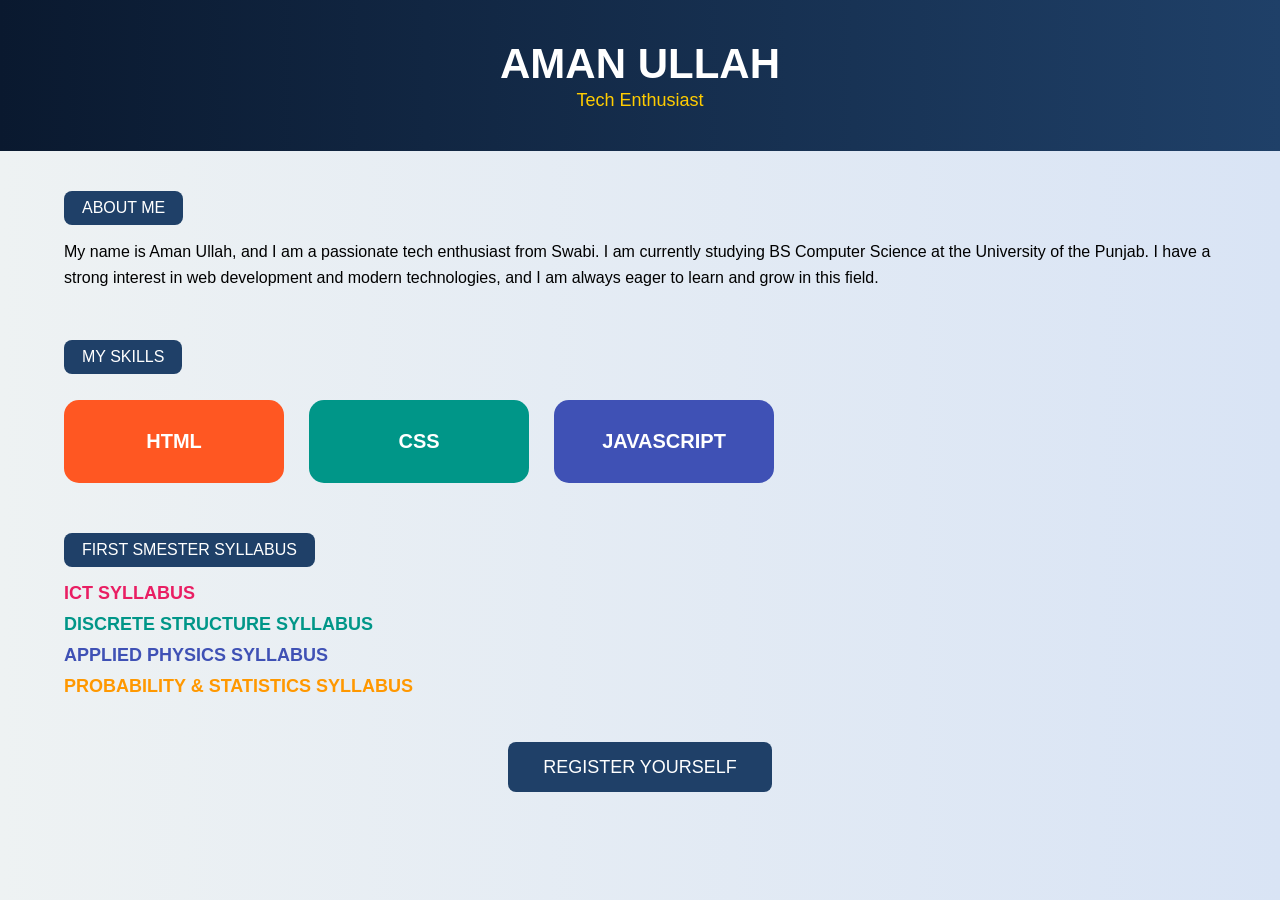
<file: index.html>
<!DOCTYPE html>
<html>
<head>
    <title>Aman Ullah | Portfolio</title>
    <link rel="stylesheet" href="style.css">
</head>
<body>

<header>
    <h1>AMAN ULLAH</h1>
    <sub>Tech Enthusiast</sub>
</header>

<div class="container">
<div class="about">

    <div class="about-text">
        <div class="heading-box">ABOUT ME</div>
        <p>
            My name is Aman Ullah, and I am a passionate tech enthusiast from Swabi.
            I am currently studying BS Computer Science at the University of the Punjab.
            I have a strong interest in web development and modern technologies,
            and I am always eager to learn and grow in this field.
        </p>
    </div>
<!-- 
    <div class="about-image">
       <img src="myphoto.jpg.lnk" alt="Error">
    </div> -->

</div>

   



    <div class="skills">
        <div class="heading-box">MY SKILLS</div>
        <div class="skill-boxes">
            <div class="skill">HTML</div>
            <div class="skill">CSS</div>
            <div class="skill">JAVASCRIPT</div>
        </div>
    </div>

    <div class="syllabus">
        <div class="heading-box">FIRST SMESTER SYLLABUS</div>
        <a href="ict.html">ICT SYLLABUS</a>
        <a href="discrete.html">DISCRETE STRUCTURE SYLLABUS</a>
        <a href="physics.html">APPLIED PHYSICS SYLLABUS</a>
        <a href="probstats.html">PROBABILITY & STATISTICS SYLLABUS</a>
    </div>

    <div class="register">
        <a href="register.html">REGISTER YOURSELF</a>
    </div>

</div>

</body>
</html>
</file>
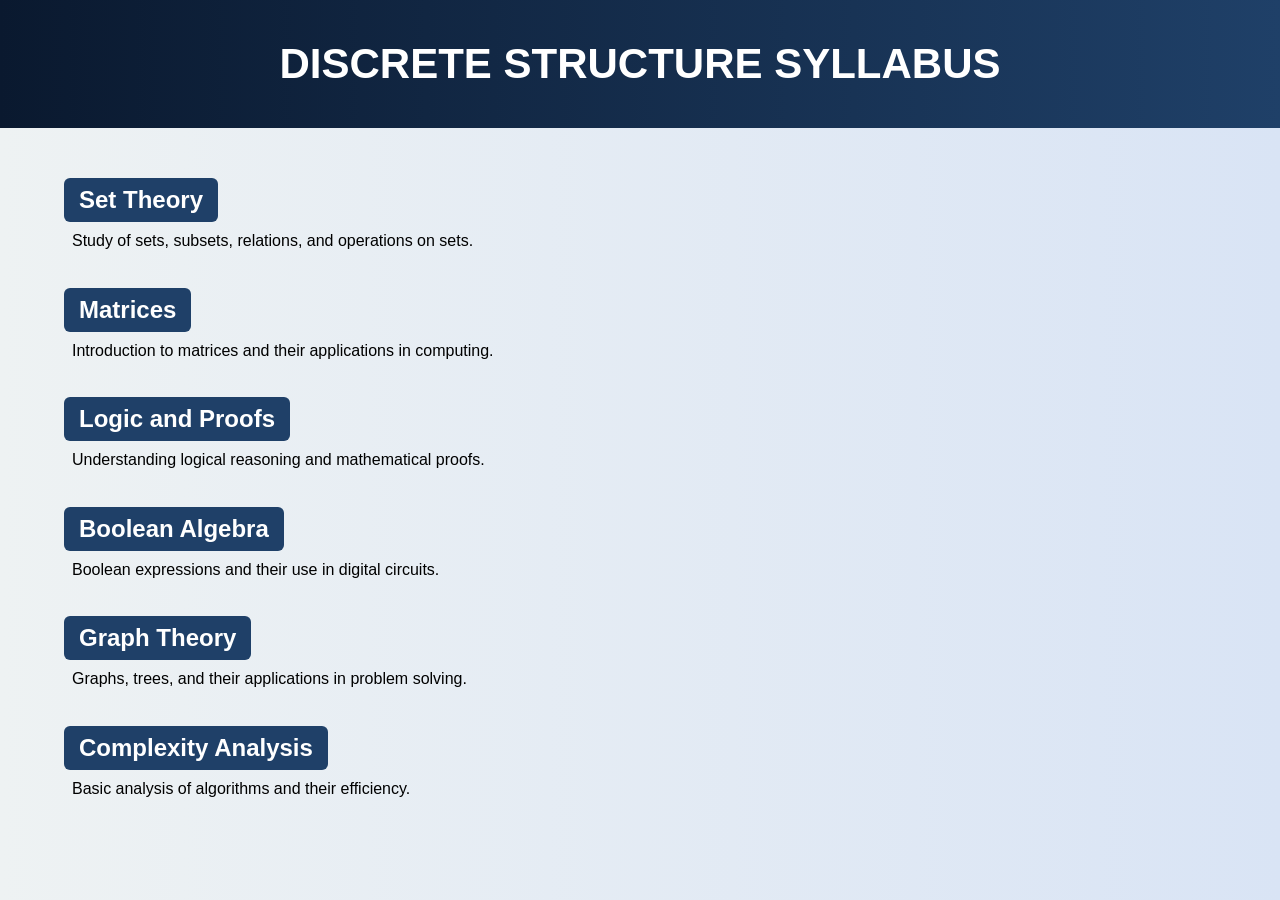
<file: discrete.html>
<!DOCTYPE html>
<html>
<head>
    <title>Discrete Structure</title>
    <link rel="stylesheet" href="style.css">
</head>
<body>

<header><h1>DISCRETE STRUCTURE SYLLABUS</h1></header>

<div class="container content">

    <h2>Set Theory</h2>
    <p>Study of sets, subsets, relations, and operations on sets.</p>

    <h2>Matrices</h2>
    <p>Introduction to matrices and their applications in computing.</p>

    <h2>Logic and Proofs</h2>
    <p>Understanding logical reasoning and mathematical proofs.</p>

    <h2>Boolean Algebra</h2>
    <p>Boolean expressions and their use in digital circuits.</p>

    <h2>Graph Theory</h2>
    <p>Graphs, trees, and their applications in problem solving.</p>

    <h2>Complexity Analysis</h2>
    <p>Basic analysis of algorithms and their efficiency.</p>

</div>

</body>
</html>
</file>
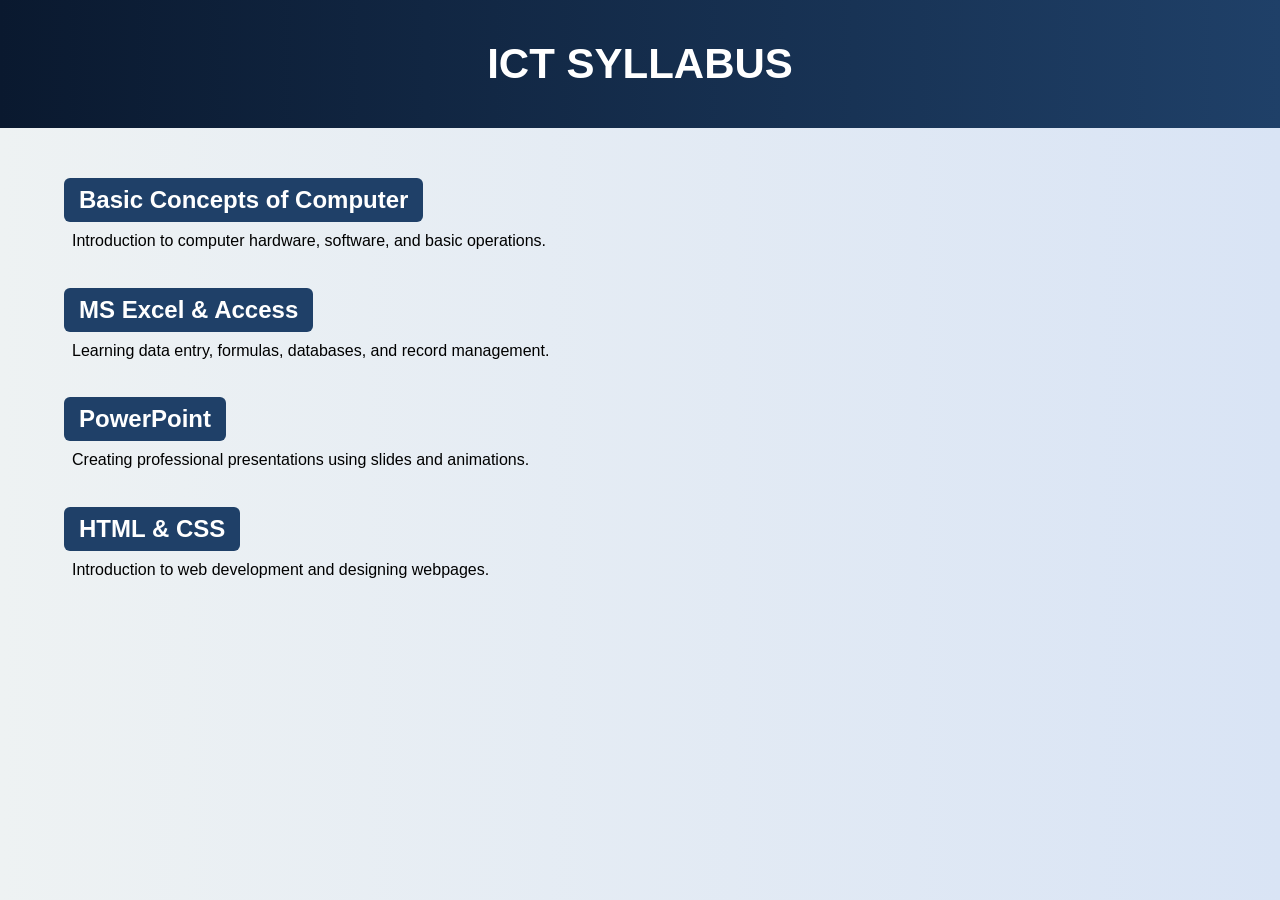
<file: ict.html>
<!DOCTYPE html>
<html>
<head>
    <title>ICT Syllabus</title>
    <link rel="stylesheet" href="style.css">
</head>
<body>

<header><h1>ICT SYLLABUS</h1></header>

<div class="container content">

    <h2>Basic Concepts of Computer</h2>
    <p>Introduction to computer hardware, software, and basic operations.</p>

    <h2>MS Excel & Access</h2>
    <p>Learning data entry, formulas, databases, and record management.</p>

    <h2>PowerPoint</h2>
    <p>Creating professional presentations using slides and animations.</p>

    <h2>HTML & CSS</h2>
    <p>Introduction to web development and designing webpages.</p>

</div>

</body>
</html>
</file>
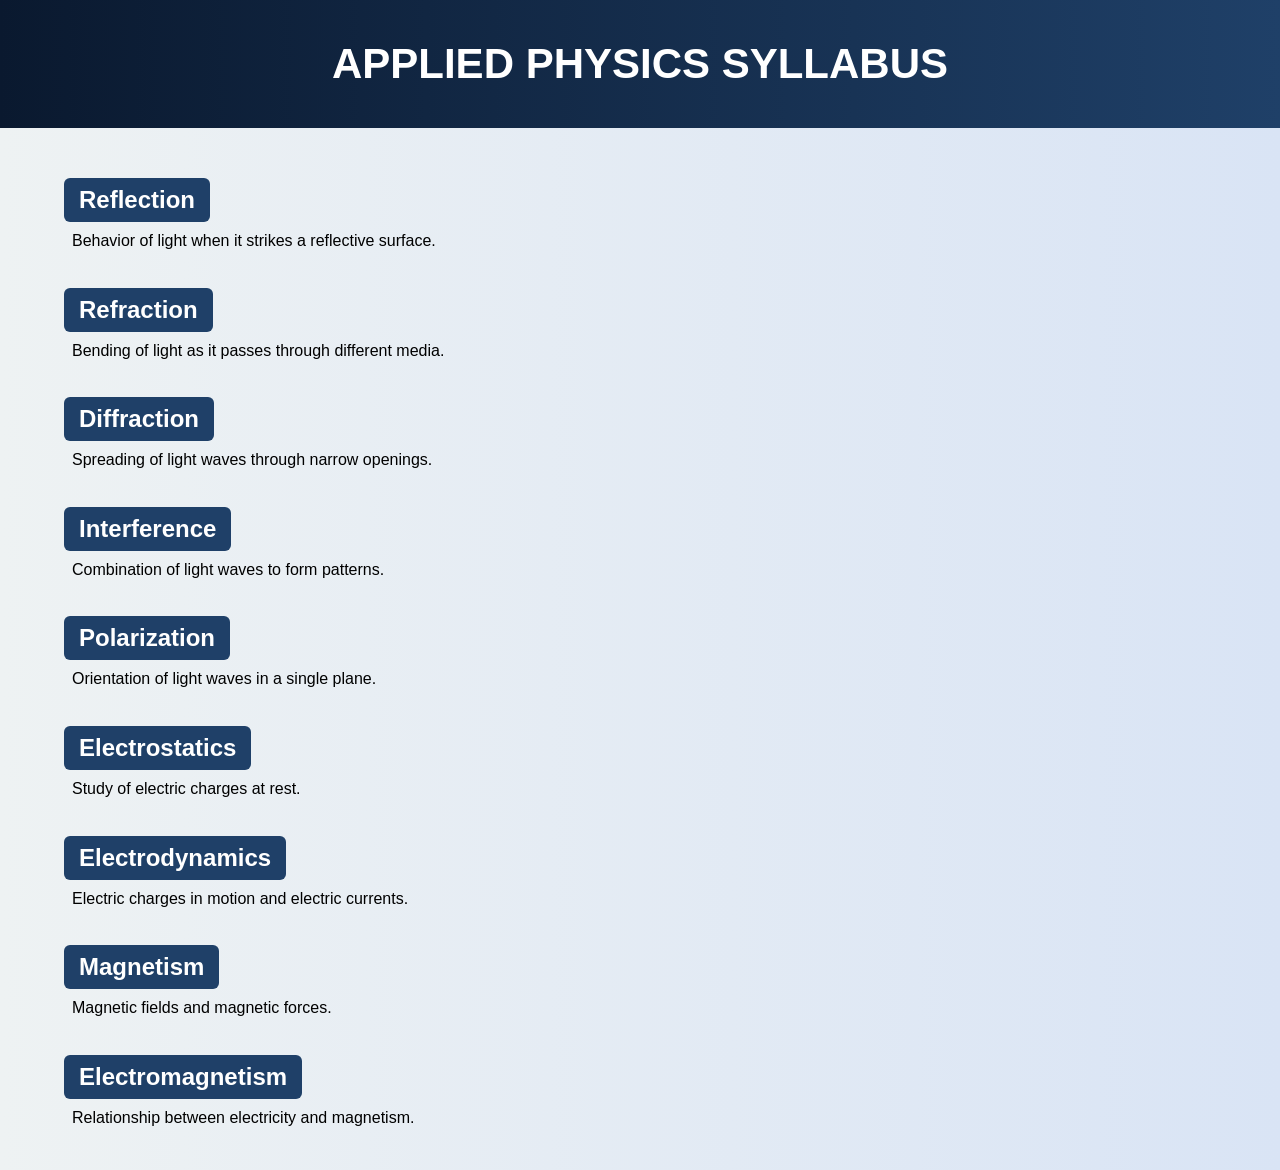
<file: physics.html>
<!DOCTYPE html>
<html>
<head>
    <title>Applied Physics</title>
    <link rel="stylesheet" href="style.css">
</head>
<body>

<header><h1>APPLIED PHYSICS SYLLABUS</h1></header>

<div class="container content">

    <h2>Reflection</h2>
    <p>Behavior of light when it strikes a reflective surface.</p>

    <h2>Refraction</h2>
    <p>Bending of light as it passes through different media.</p>

    <h2>Diffraction</h2>
    <p>Spreading of light waves through narrow openings.</p>

    <h2>Interference</h2>
    <p>Combination of light waves to form patterns.</p>

    <h2>Polarization</h2>
    <p>Orientation of light waves in a single plane.</p>

    <h2>Electrostatics</h2>
    <p>Study of electric charges at rest.</p>

    <h2>Electrodynamics</h2>
    <p>Electric charges in motion and electric currents.</p>

    <h2>Magnetism</h2>
    <p>Magnetic fields and magnetic forces.</p>

    <h2>Electromagnetism</h2>
    <p>Relationship between electricity and magnetism.</p>

</div>

</body>
</html>
</file>
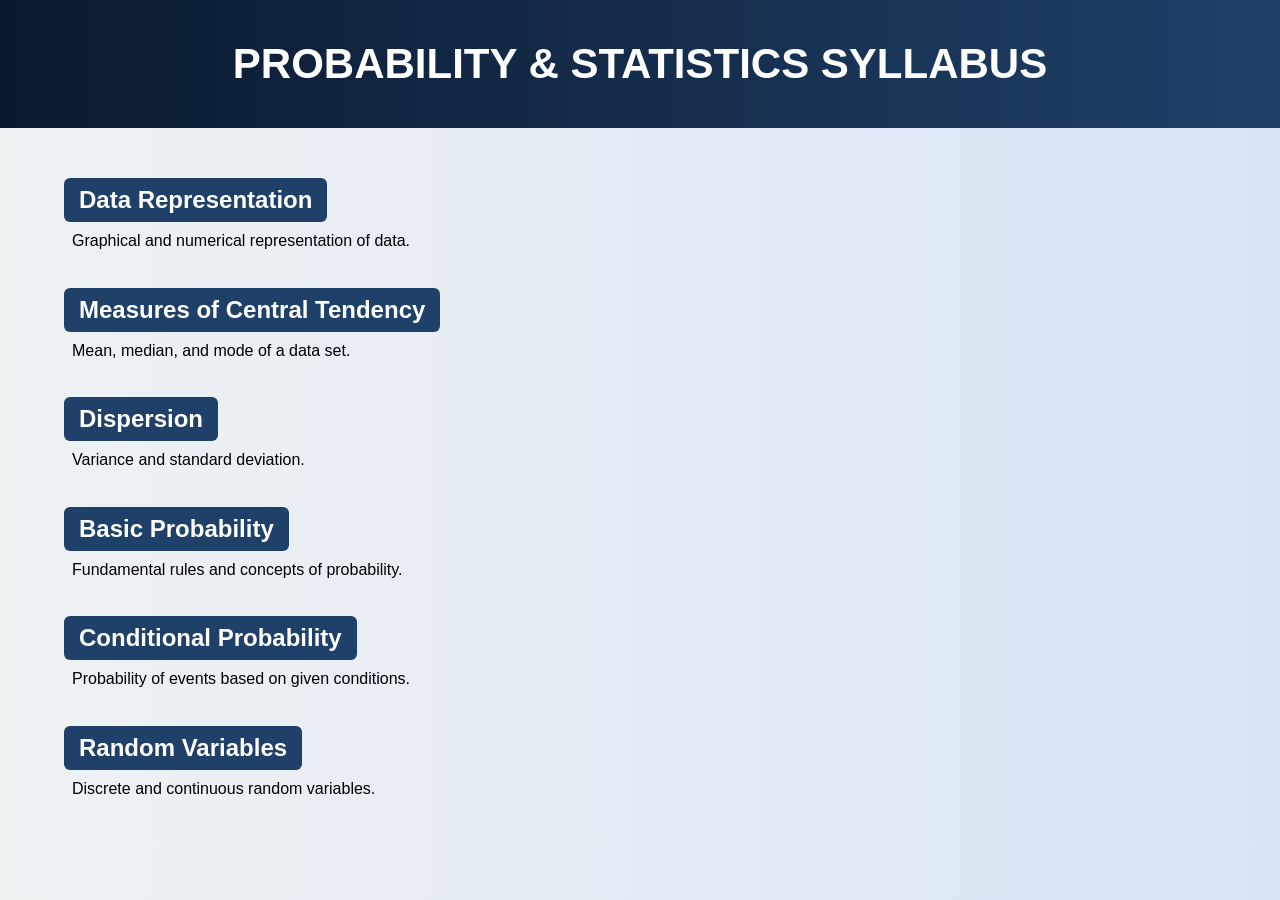
<file: probstats.html>
<!DOCTYPE html>
<html>
<head>
    <title>Probability & Statistics</title>
    <link rel="stylesheet" href="style.css">
</head>
<body>

<header><h1>PROBABILITY & STATISTICS SYLLABUS</h1></header>

<div class="container content">

    <h2>Data Representation</h2>
    <p>Graphical and numerical representation of data.</p>

    <h2>Measures of Central Tendency</h2>
    <p>Mean, median, and mode of a data set.</p>

    <h2>Dispersion</h2>
    <p>Variance and standard deviation.</p>

    <h2>Basic Probability</h2>
    <p>Fundamental rules and concepts of probability.</p>

    <h2>Conditional Probability</h2>
    <p>Probability of events based on given conditions.</p>

    <h2>Random Variables</h2>
    <p>Discrete and continuous random variables.</p>

</div>

</body>
</html>
</file>
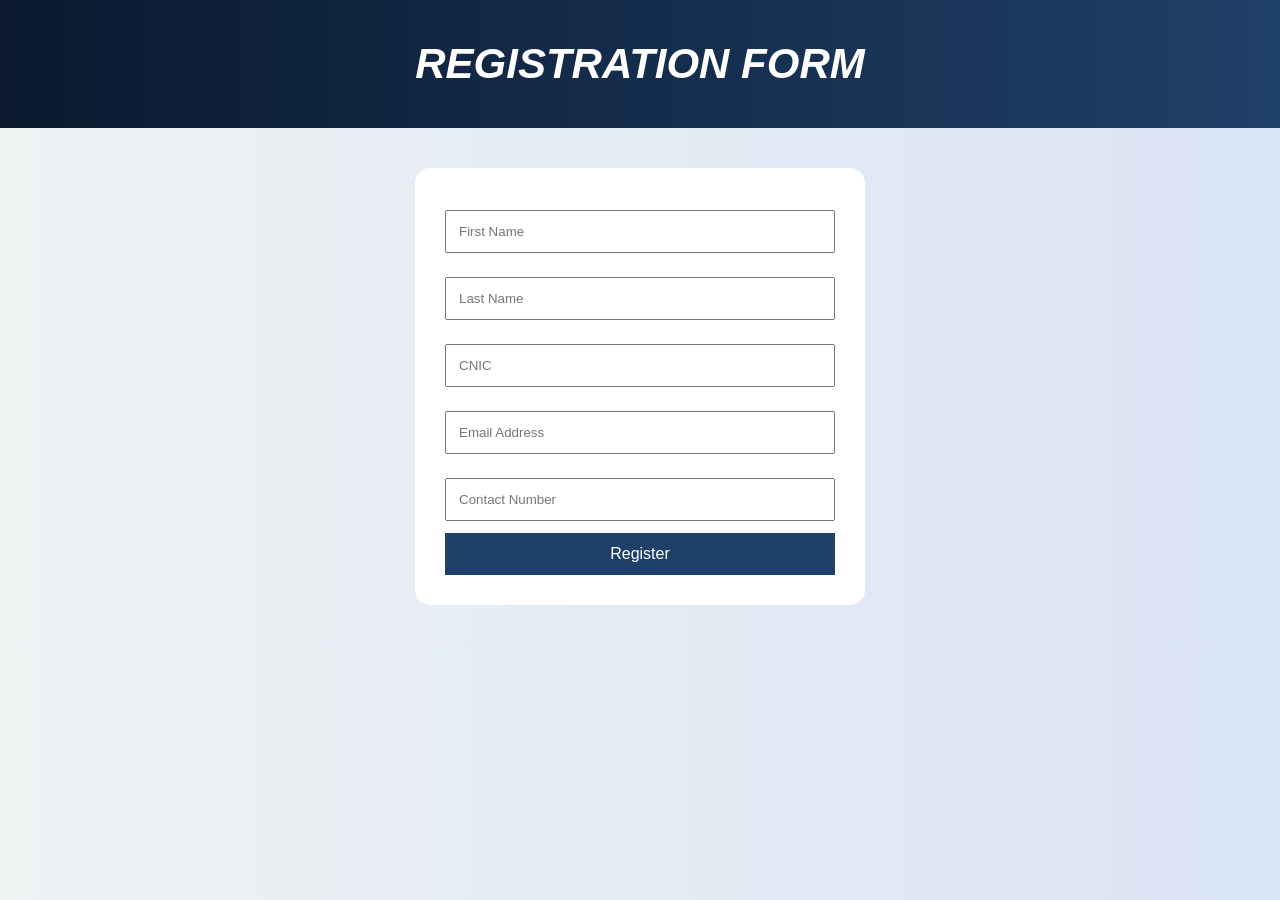
<file: register.html>
<!DOCTYPE html>
<html>
<head>
    <title>Register Yourself</title>
    <link rel="stylesheet" href="style.css">
</head>
<body>

<header><h1><i>REGISTRATION FORM</i></h1></header>

<form>
    <input type="text" placeholder="First Name" required>
    <input type="text" placeholder="Last Name" required>
    <input type="text" placeholder="CNIC" required>
    <input type="email" placeholder="Email Address" required>
    <input type="tel" placeholder="Contact Number" required>
    <button type="submit">Register</button>
</form>

</body>
</html>
</file>
<file: style.css>
* {
    margin: 0;
    padding: 0;
    box-sizing: border-box;
    font-family: 'Segoe UI', sans-serif;
}

body {
    background: linear-gradient(to right, #eef2f3, #d9e4f5);
}

/* HEADER */
header {
    background: linear-gradient(to right, #0a192f, #1f4068);
    color: white;
    padding: 40px;
    text-align: center;
}

header h1 {
    font-size: 42px;
}

header sub {
    font-size: 18px;
    color: #ffcc00;
}

/* MAIN CONTAINER */
.container {
    width: 90%;
    margin: 40px auto;
}

/* HEADING BOX */
/* ABOUT SECTION – PROFESSIONAL FIX */
.about {
    display: flex;
    justify-content: space-between;
    align-items: center;
    gap: 30px;
    margin-top: 20px; /* reduced space */
}

.about-text {
    width: 65%;
}

.about-text p {
    line-height: 1.6;
    font-size: 16px;
    margin-top: 8px; /* less gap */
}

.about-image {
    width: 30%;
    text-align: right;
}

.about-image img {
    width: 400px;
    height: 260px;
    border-radius: 10px;
    border: 4px solid #1f4068;
}
.heading-box {
    background: #1f4068;
    color: white;
    padding: 8px 18px;
    display: inline-block;
    border-radius: 8px;
    margin-bottom: 6px; /* reduced */
}
/* ABOUT SECTION */
/* ABOUT SECTION – PROFESSIONAL FIX */
.about {
    display: flex;
    justify-content: space-between;
    align-items: center;
    gap: 30px;
    margin-top: 20px; /* reduced space */
}

.about-text {
    width: 100%;
}

.about-text p {
    line-height: 1.6;
    font-size: 16px;
    margin-top: 8px; /* less gap */
}

.about-image {
    width: 40%;
    text-align: right;
}

.about-image img {
    width: 260px;
    height: 260px;
    border-radius: 15px;
    border: 4px solid #1f4068;
}

/* SKILLS */
.skills {
    margin-top: 50px;
}

.skill-boxes {
    display: flex;
    gap: 25px;
    margin-top: 20px;
}

.skill {
    width: 220px;
    padding: 30px;
    text-align: center;
    font-size: 20px;
    font-weight: bold;
    border-radius: 15px;
    color: white;
}

.skill:nth-child(1) { background: #ff5722; }
.skill:nth-child(2) { background: #009688; }
.skill:nth-child(3) { background: #3f51b5; }

/* SYLLABUS LINKS */
.syllabus {
    margin-top: 50px;
}

.syllabus a {
    display: block;
    margin: 10px 0;
    font-size: 18px;
    font-weight: bold;
    text-decoration: none;
}

.syllabus a:nth-child(2) { color: #e91e63; }
.syllabus a:nth-child(3) { color: #009688; }
.syllabus a:nth-child(4) { color: #3f51b5; }
.syllabus a:nth-child(5) { color: #ff9800; }

/* REGISTER BUTTON */
.register {
    margin-top: 60px;
    text-align: center;
}

.register a {
    background: #1f4068;
    color: white;
    padding: 15px 35px;
    font-size: 18px;
    border-radius: 8px;
    text-decoration: none;
}

.register a:hover {
    background: #ff5722;
}

/* CONTENT PAGES */
.content {
    margin-top: 30px;
}

.content h2 {
    display: inline-block;   /* ⭐ KEY FIX */
    background: #1f4068;
    color: white;
    padding: 8px 15px;
    border-radius: 6px;
    margin-top: 20px;
}

.content p {
    margin: 6px 0 14px 8px; /* less vertical space */
    line-height: 1.6;
}

/* FORM */
form {
    background: white;
    padding: 30px;
    max-width: 450px;
    margin: 40px auto;
    border-radius: 15px;
}

form input {
    width: 100%;
    padding: 12px;
    margin: 12px 0;
}

form button {
    width: 100%;
    padding: 12px;
    background: #1f4068;
    color: white;
    border: none;
    font-size: 16px;
}
</file>
